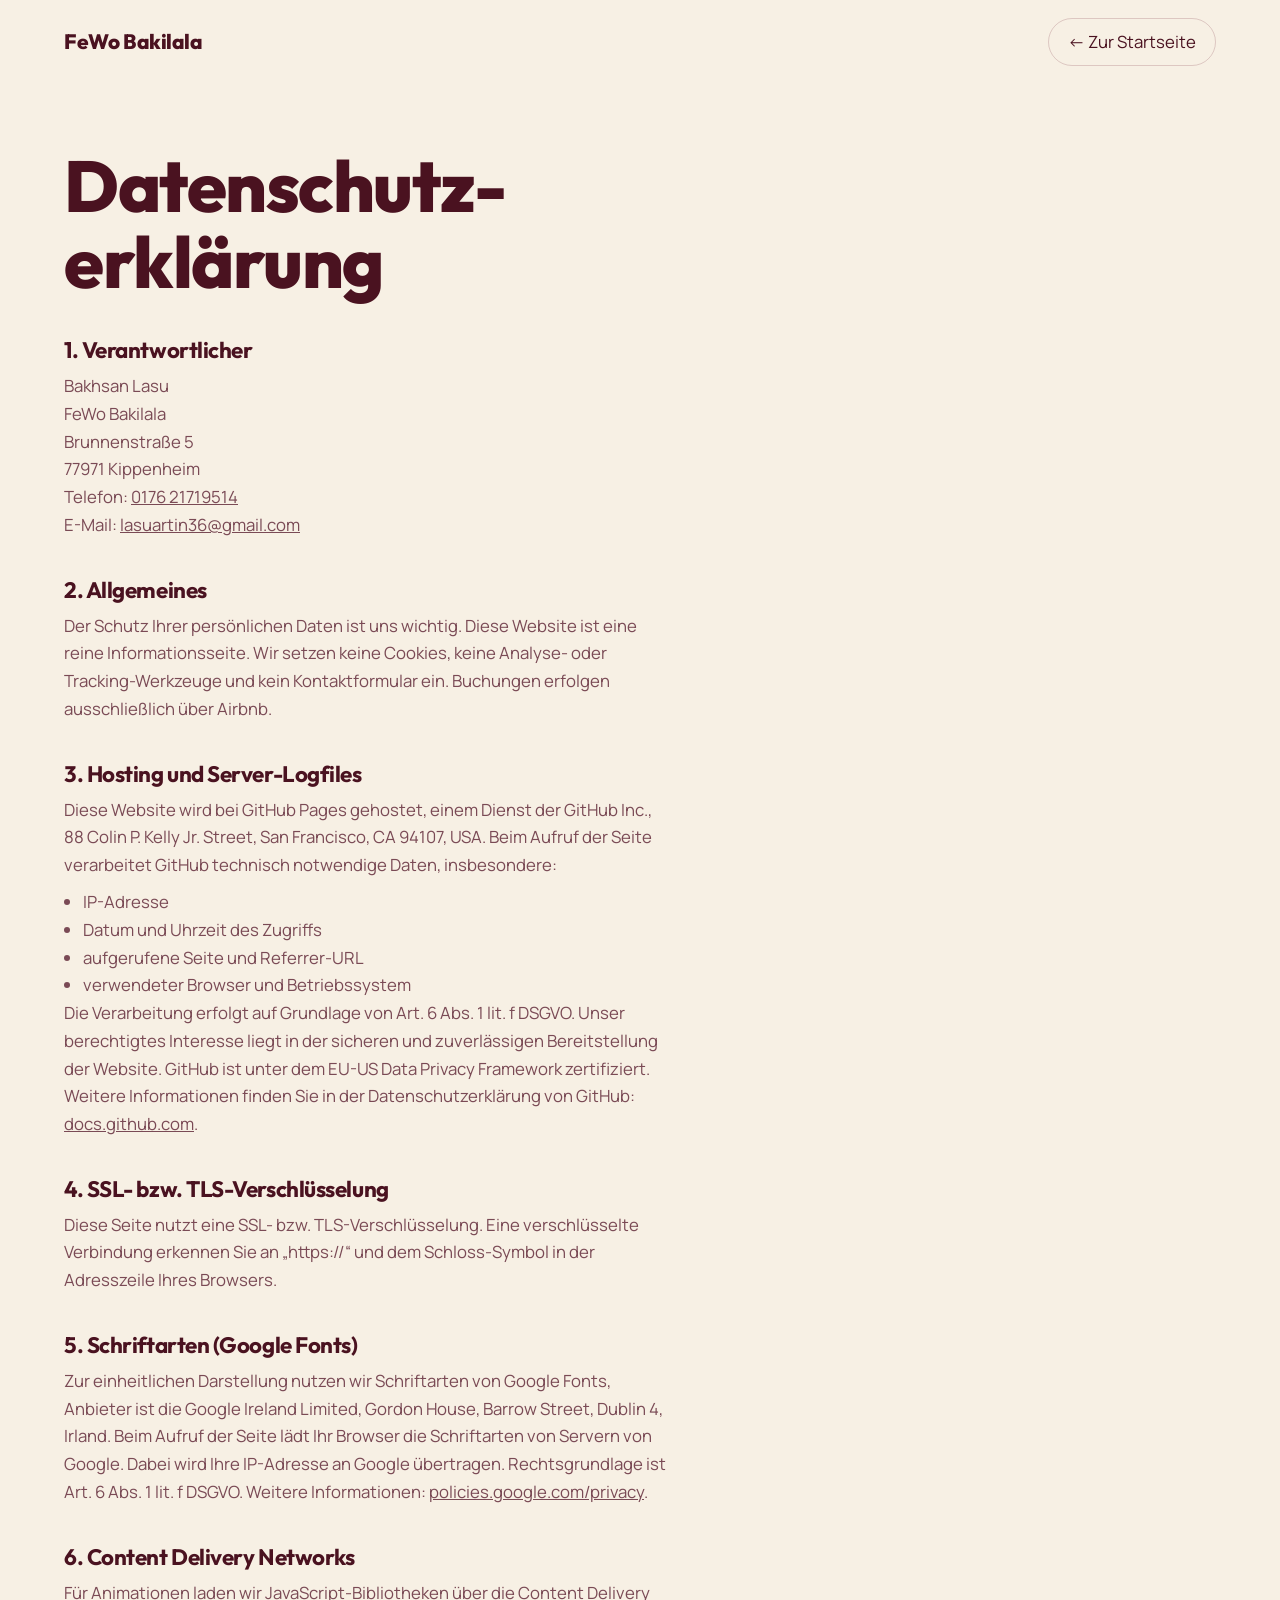
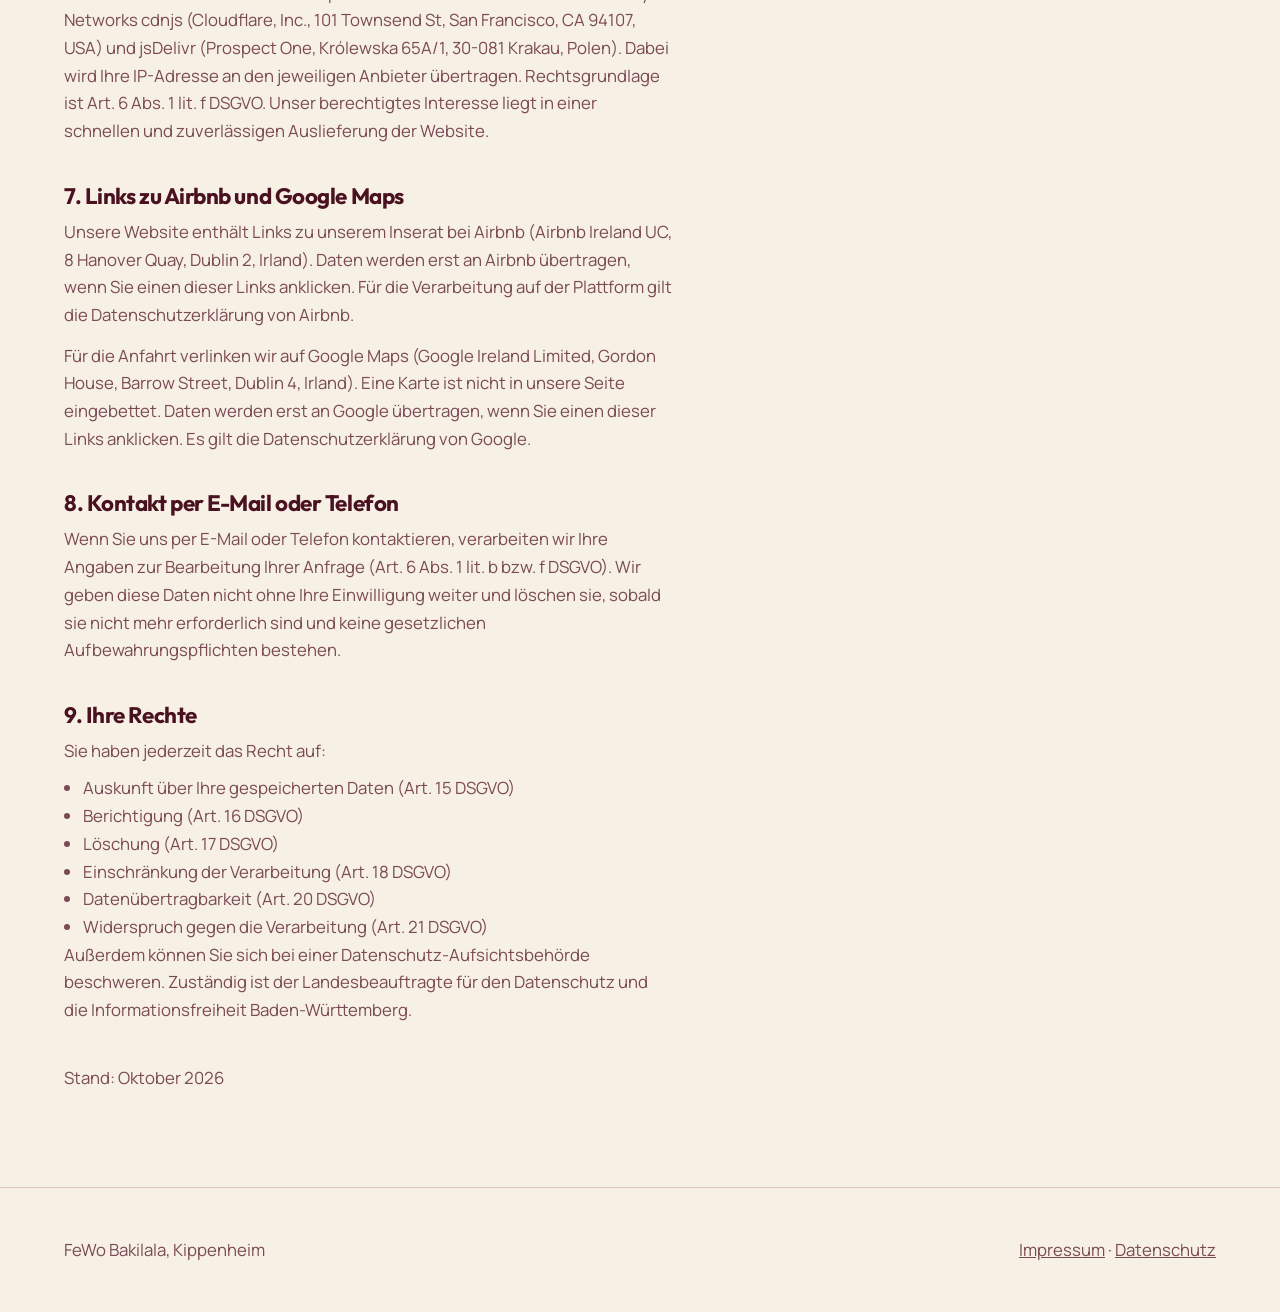
<file: datenschutz.html>
<!DOCTYPE html>
<html lang="de">
<head>
<meta charset="utf-8">
<meta name="viewport" content="width=device-width, initial-scale=1, viewport-fit=cover">
<title>Datenschutz | FeWo Bakilala</title>
<meta name="theme-color" content="#6d1a2c"><meta name="robots" content="noindex">
<link rel="preconnect" href="https://fonts.googleapis.com">
<link href="https://fonts.googleapis.com/css2?family=Outfit:wght@600;800&family=Manrope:wght@400;500&display=swap" rel="stylesheet">
<style>
:root{--wine:#6d1a2c;--cream:#f7f0e4;--bg:#f7f0e4;--fg:#4a1220;--acc:#8a2338;--mute:#7a4a55;--line:#6d1a2c30}
@media (prefers-color-scheme:dark){:root:not([data-theme="light"]){--bg:#2a0d15;--fg:#f7f0e4;--acc:#f7f0e4;--mute:#d3b9bd;--line:#f7f0e440}}
:root[data-theme="dark"]{--bg:#2a0d15;--fg:#f7f0e4;--acc:#f7f0e4;--mute:#d3b9bd;--line:#f7f0e440}
*{box-sizing:border-box;margin:0}
body{background:var(--bg);color:var(--fg);font:400 1.05rem/1.65 Manrope,system-ui,sans-serif}
h1,h2,.brand{font-family:Outfit,"Arial Black",sans-serif;letter-spacing:-.02em;line-height:1.05}
a{color:inherit}a:focus-visible{outline:2px solid var(--acc);outline-offset:3px}
nav{display:flex;justify-content:space-between;align-items:center;gap:1rem;padding:1.1rem clamp(1.2rem,5vw,4rem)}
.brand{font-weight:800;font-size:1.3rem;text-decoration:none}
.back{border:1px solid var(--line);border-radius:99px;padding:.6rem 1.2rem;text-decoration:none}
main{max-width:46rem;padding:4rem clamp(1.2rem,5vw,4rem) 6rem}
h1{font-size:clamp(2.4rem,7vw,4.5rem);font-weight:800;margin-bottom:2rem}
h2{font-size:1.4rem;margin:2.5rem 0 .6rem}
p,address,li{color:var(--mute);font-style:normal}p+p{margin-top:.8rem}ul{padding-left:1.2rem;margin-top:.6rem}
.note{border:1px dashed var(--acc);border-radius:14px;padding:1rem 1.2rem;margin-bottom:2rem;font-size:.95rem}
footer{padding:3rem clamp(1.2rem,5vw,4rem);border-top:1px solid var(--line);color:var(--mute);display:flex;flex-wrap:wrap;gap:1.5rem;justify-content:space-between}
</style>
</head>
<body>
<nav><a class="brand" href="index.html">FeWo Bakilala</a><a class="back" href="index.html">← Zur Startseite</a></nav>

<main>
<h1>Datenschutz&shy;erklärung</h1>
<h2>1. Verantwortlicher</h2>
<address>Bakhsan Lasu<br>FeWo Bakilala<br>Brunnenstraße 5<br>77971 Kippenheim<br>Telefon: <a href="tel:+4917621719514">0176 21719514</a><br>E-Mail: <a href="mailto:lasuartin36@gmail.com">lasuartin36@gmail.com</a></address>

<h2>2. Allgemeines</h2>
<p>Der Schutz Ihrer persönlichen Daten ist uns wichtig. Diese Website ist eine reine Informationsseite. Wir setzen keine Cookies, keine Analyse- oder Tracking-Werkzeuge und kein Kontaktformular ein. Buchungen erfolgen ausschließlich über Airbnb.</p>

<h2>3. Hosting und Server-Logfiles</h2>
<p>Diese Website wird bei GitHub Pages gehostet, einem Dienst der GitHub Inc., 88 Colin P. Kelly Jr. Street, San Francisco, CA 94107, USA. Beim Aufruf der Seite verarbeitet GitHub technisch notwendige Daten, insbesondere:</p>
<ul><li>IP-Adresse</li><li>Datum und Uhrzeit des Zugriffs</li><li>aufgerufene Seite und Referrer-URL</li><li>verwendeter Browser und Betriebssystem</li></ul>
<p>Die Verarbeitung erfolgt auf Grundlage von Art. 6 Abs. 1 lit. f DSGVO. Unser berechtigtes Interesse liegt in der sicheren und zuverlässigen Bereitstellung der Website. GitHub ist unter dem EU-US Data Privacy Framework zertifiziert. Weitere Informationen finden Sie in der Datenschutzerklärung von GitHub: <a href="https://docs.github.com/de/site-policy/privacy-policies/github-general-privacy-statement" target="_blank" rel="noopener">docs.github.com</a>.</p>

<h2>4. SSL- bzw. TLS-Verschlüsselung</h2>
<p>Diese Seite nutzt eine SSL- bzw. TLS-Verschlüsselung. Eine verschlüsselte Verbindung erkennen Sie an „https://“ und dem Schloss-Symbol in der Adresszeile Ihres Browsers.</p>

<h2>5. Schriftarten (Google Fonts)</h2>
<p>Zur einheitlichen Darstellung nutzen wir Schriftarten von Google Fonts, Anbieter ist die Google Ireland Limited, Gordon House, Barrow Street, Dublin 4, Irland. Beim Aufruf der Seite lädt Ihr Browser die Schriftarten von Servern von Google. Dabei wird Ihre IP-Adresse an Google übertragen. Rechtsgrundlage ist Art. 6 Abs. 1 lit. f DSGVO. Weitere Informationen: <a href="https://policies.google.com/privacy" target="_blank" rel="noopener">policies.google.com/privacy</a>.</p>

<h2>6. Content Delivery Networks</h2>
<p>Für Animationen laden wir JavaScript-Bibliotheken über die Content Delivery Networks cdnjs (Cloudflare, Inc., 101 Townsend St, San Francisco, CA 94107, USA) und jsDelivr (Prospect One, Królewska 65A/1, 30-081 Krakau, Polen). Dabei wird Ihre IP-Adresse an den jeweiligen Anbieter übertragen. Rechtsgrundlage ist Art. 6 Abs. 1 lit. f DSGVO. Unser berechtigtes Interesse liegt in einer schnellen und zuverlässigen Auslieferung der Website.</p>

<h2>7. Links zu Airbnb und Google Maps</h2>
<p>Unsere Website enthält Links zu unserem Inserat bei Airbnb (Airbnb Ireland UC, 8 Hanover Quay, Dublin 2, Irland). Daten werden erst an Airbnb übertragen, wenn Sie einen dieser Links anklicken. Für die Verarbeitung auf der Plattform gilt die Datenschutzerklärung von Airbnb.</p>
<p>Für die Anfahrt verlinken wir auf Google Maps (Google Ireland Limited, Gordon House, Barrow Street, Dublin 4, Irland). Eine Karte ist nicht in unsere Seite eingebettet. Daten werden erst an Google übertragen, wenn Sie einen dieser Links anklicken. Es gilt die Datenschutzerklärung von Google.</p>

<h2>8. Kontakt per E-Mail oder Telefon</h2>
<p>Wenn Sie uns per E-Mail oder Telefon kontaktieren, verarbeiten wir Ihre Angaben zur Bearbeitung Ihrer Anfrage (Art. 6 Abs. 1 lit. b bzw. f DSGVO). Wir geben diese Daten nicht ohne Ihre Einwilligung weiter und löschen sie, sobald sie nicht mehr erforderlich sind und keine gesetzlichen Aufbewahrungspflichten bestehen.</p>

<h2>9. Ihre Rechte</h2>
<p>Sie haben jederzeit das Recht auf:</p>
<ul><li>Auskunft über Ihre gespeicherten Daten (Art. 15 DSGVO)</li><li>Berichtigung (Art. 16 DSGVO)</li><li>Löschung (Art. 17 DSGVO)</li><li>Einschränkung der Verarbeitung (Art. 18 DSGVO)</li><li>Datenübertragbarkeit (Art. 20 DSGVO)</li><li>Widerspruch gegen die Verarbeitung (Art. 21 DSGVO)</li></ul>
<p>Außerdem können Sie sich bei einer Datenschutz-Aufsichtsbehörde beschweren. Zuständig ist der Landesbeauftragte für den Datenschutz und die Informationsfreiheit Baden-Württemberg.</p>

<p style="margin-top:2.5rem">Stand: Oktober 2026</p>
</main>

<footer><span>FeWo Bakilala, Kippenheim</span><span><a href="impressum.html">Impressum</a> · <a href="datenschutz.html" aria-current="page">Datenschutz</a></span></footer>
</body>
</html>
</file>
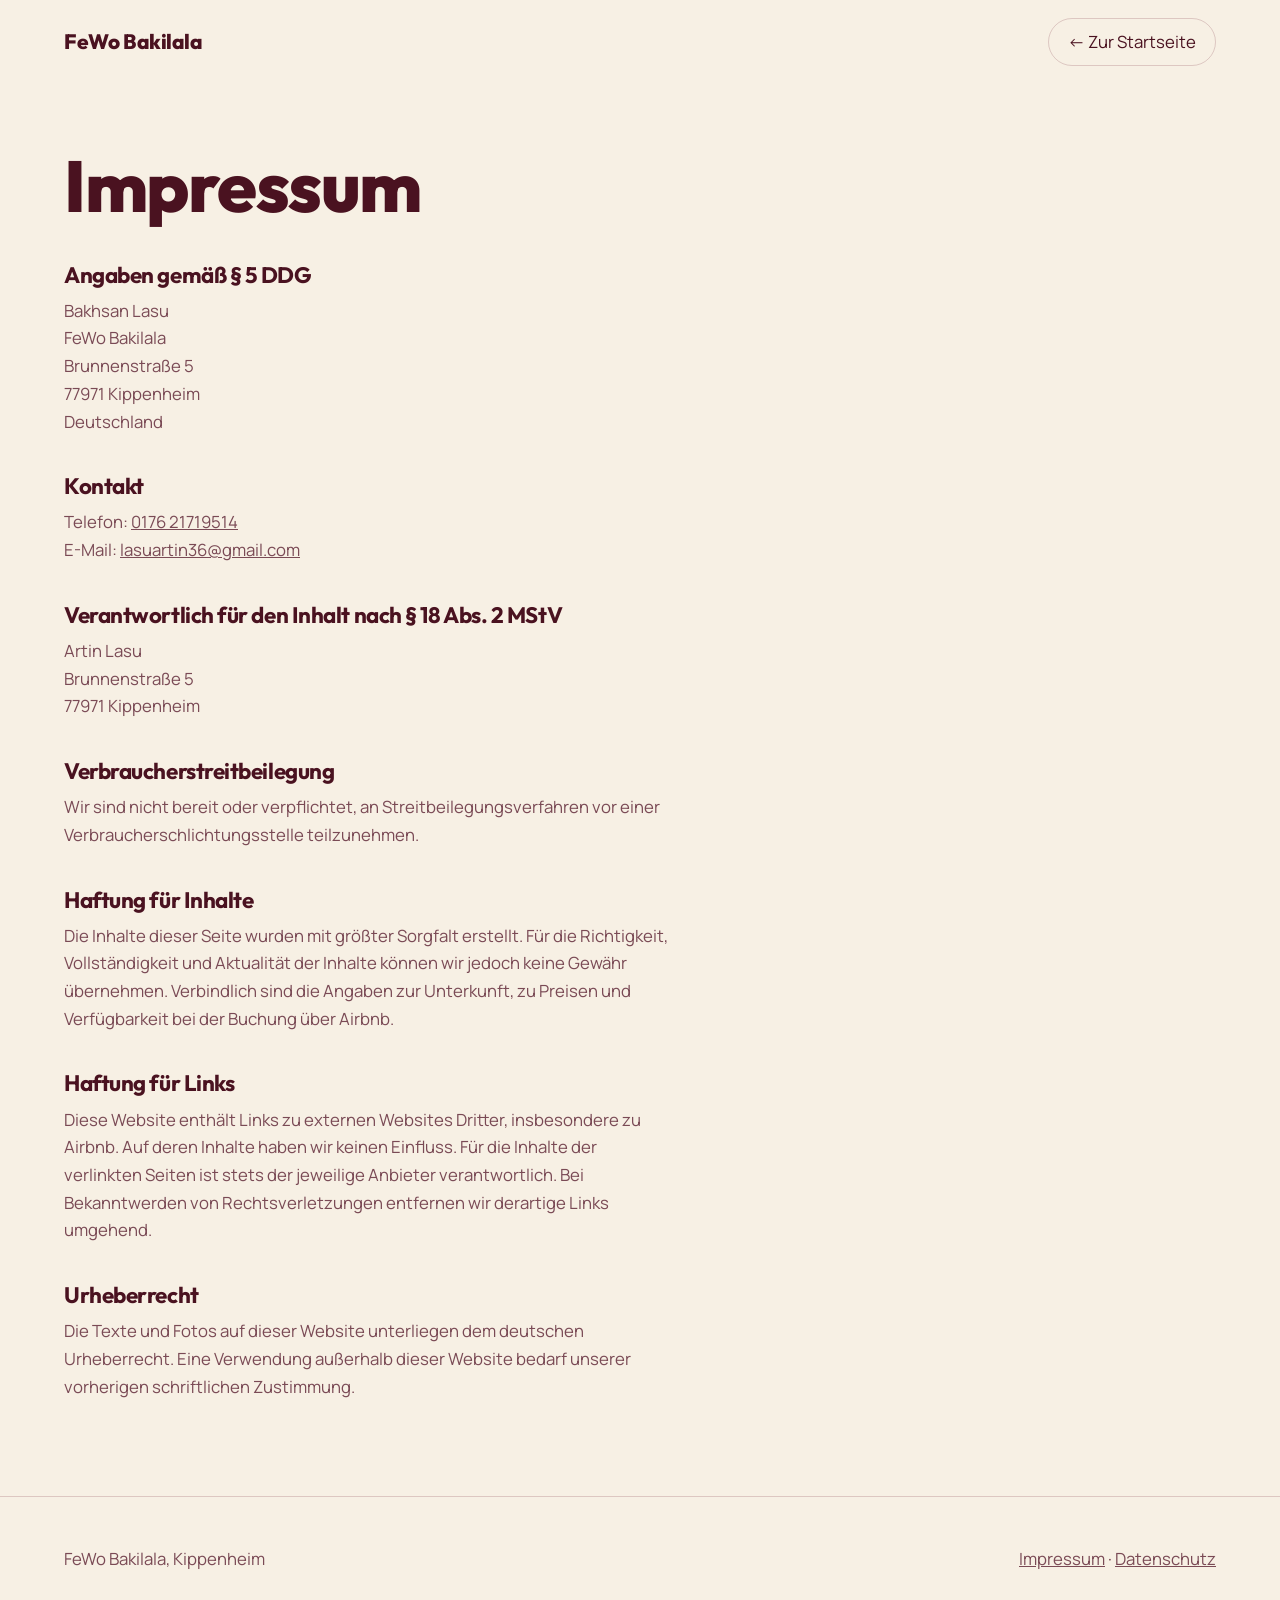
<file: impressum.html>
<!DOCTYPE html>
<html lang="de">
<head>
<meta charset="utf-8">
<meta name="viewport" content="width=device-width, initial-scale=1, viewport-fit=cover">
<title>Impressum | FeWo Bakilala</title>
<meta name="theme-color" content="#6d1a2c"><meta name="robots" content="noindex">
<link rel="preconnect" href="https://fonts.googleapis.com">
<link href="https://fonts.googleapis.com/css2?family=Outfit:wght@600;800&family=Manrope:wght@400;500&display=swap" rel="stylesheet">
<style>
:root{--wine:#6d1a2c;--cream:#f7f0e4;--bg:#f7f0e4;--fg:#4a1220;--acc:#8a2338;--mute:#7a4a55;--line:#6d1a2c30}
@media (prefers-color-scheme:dark){:root:not([data-theme="light"]){--bg:#2a0d15;--fg:#f7f0e4;--acc:#f7f0e4;--mute:#d3b9bd;--line:#f7f0e440}}
:root[data-theme="dark"]{--bg:#2a0d15;--fg:#f7f0e4;--acc:#f7f0e4;--mute:#d3b9bd;--line:#f7f0e440}
*{box-sizing:border-box;margin:0}
body{background:var(--bg);color:var(--fg);font:400 1.05rem/1.65 Manrope,system-ui,sans-serif}
h1,h2,.brand{font-family:Outfit,"Arial Black",sans-serif;letter-spacing:-.02em;line-height:1.05}
a{color:inherit}a:focus-visible{outline:2px solid var(--acc);outline-offset:3px}
nav{display:flex;justify-content:space-between;align-items:center;gap:1rem;padding:1.1rem clamp(1.2rem,5vw,4rem)}
.brand{font-weight:800;font-size:1.3rem;text-decoration:none}
.back{border:1px solid var(--line);border-radius:99px;padding:.6rem 1.2rem;text-decoration:none}
main{max-width:46rem;padding:4rem clamp(1.2rem,5vw,4rem) 6rem}
h1{font-size:clamp(2.4rem,7vw,4.5rem);font-weight:800;margin-bottom:2rem}
h2{font-size:1.4rem;margin:2.5rem 0 .6rem}
p,address{color:var(--mute);font-style:normal}p+p{margin-top:.8rem}
.note{border:1px dashed var(--acc);border-radius:14px;padding:1rem 1.2rem;margin-bottom:2rem;font-size:.95rem}
footer{padding:3rem clamp(1.2rem,5vw,4rem);border-top:1px solid var(--line);color:var(--mute);display:flex;flex-wrap:wrap;gap:1.5rem;justify-content:space-between}
</style>
</head>
<body>
<nav><a class="brand" href="index.html">FeWo Bakilala</a><a class="back" href="index.html">← Zur Startseite</a></nav>

<main>
<h1>Impressum</h1>
<h2>Angaben gemäß § 5 DDG</h2>
<address>Bakhsan Lasu<br>FeWo Bakilala<br>Brunnenstraße 5<br>77971 Kippenheim<br>Deutschland</address>

<h2>Kontakt</h2>
<p>Telefon: <a href="tel:+4917621719514">0176 21719514</a><br>E-Mail: <a href="mailto:lasuartin36@gmail.com">lasuartin36@gmail.com</a></p>

<h2>Verantwortlich für den Inhalt nach § 18 Abs. 2 MStV</h2>
<address>Artin Lasu<br>Brunnenstraße 5<br>77971 Kippenheim</address>

<h2>Verbraucherstreitbeilegung</h2>
<p>Wir sind nicht bereit oder verpflichtet, an Streitbeilegungsverfahren vor einer Verbraucherschlichtungsstelle teilzunehmen.</p>

<h2>Haftung für Inhalte</h2>
<p>Die Inhalte dieser Seite wurden mit größter Sorgfalt erstellt. Für die Richtigkeit, Vollständigkeit und Aktualität der Inhalte können wir jedoch keine Gewähr übernehmen. Verbindlich sind die Angaben zur Unterkunft, zu Preisen und Verfügbarkeit bei der Buchung über Airbnb.</p>

<h2>Haftung für Links</h2>
<p>Diese Website enthält Links zu externen Websites Dritter, insbesondere zu Airbnb. Auf deren Inhalte haben wir keinen Einfluss. Für die Inhalte der verlinkten Seiten ist stets der jeweilige Anbieter verantwortlich. Bei Bekanntwerden von Rechtsverletzungen entfernen wir derartige Links umgehend.</p>

<h2>Urheberrecht</h2>
<p>Die Texte und Fotos auf dieser Website unterliegen dem deutschen Urheberrecht. Eine Verwendung außerhalb dieser Website bedarf unserer vorherigen schriftlichen Zustimmung.</p>
</main>

<footer><span>FeWo Bakilala, Kippenheim</span><span><a href="impressum.html" aria-current="page">Impressum</a> · <a href="datenschutz.html">Datenschutz</a></span></footer>
</body>
</html>
</file>
